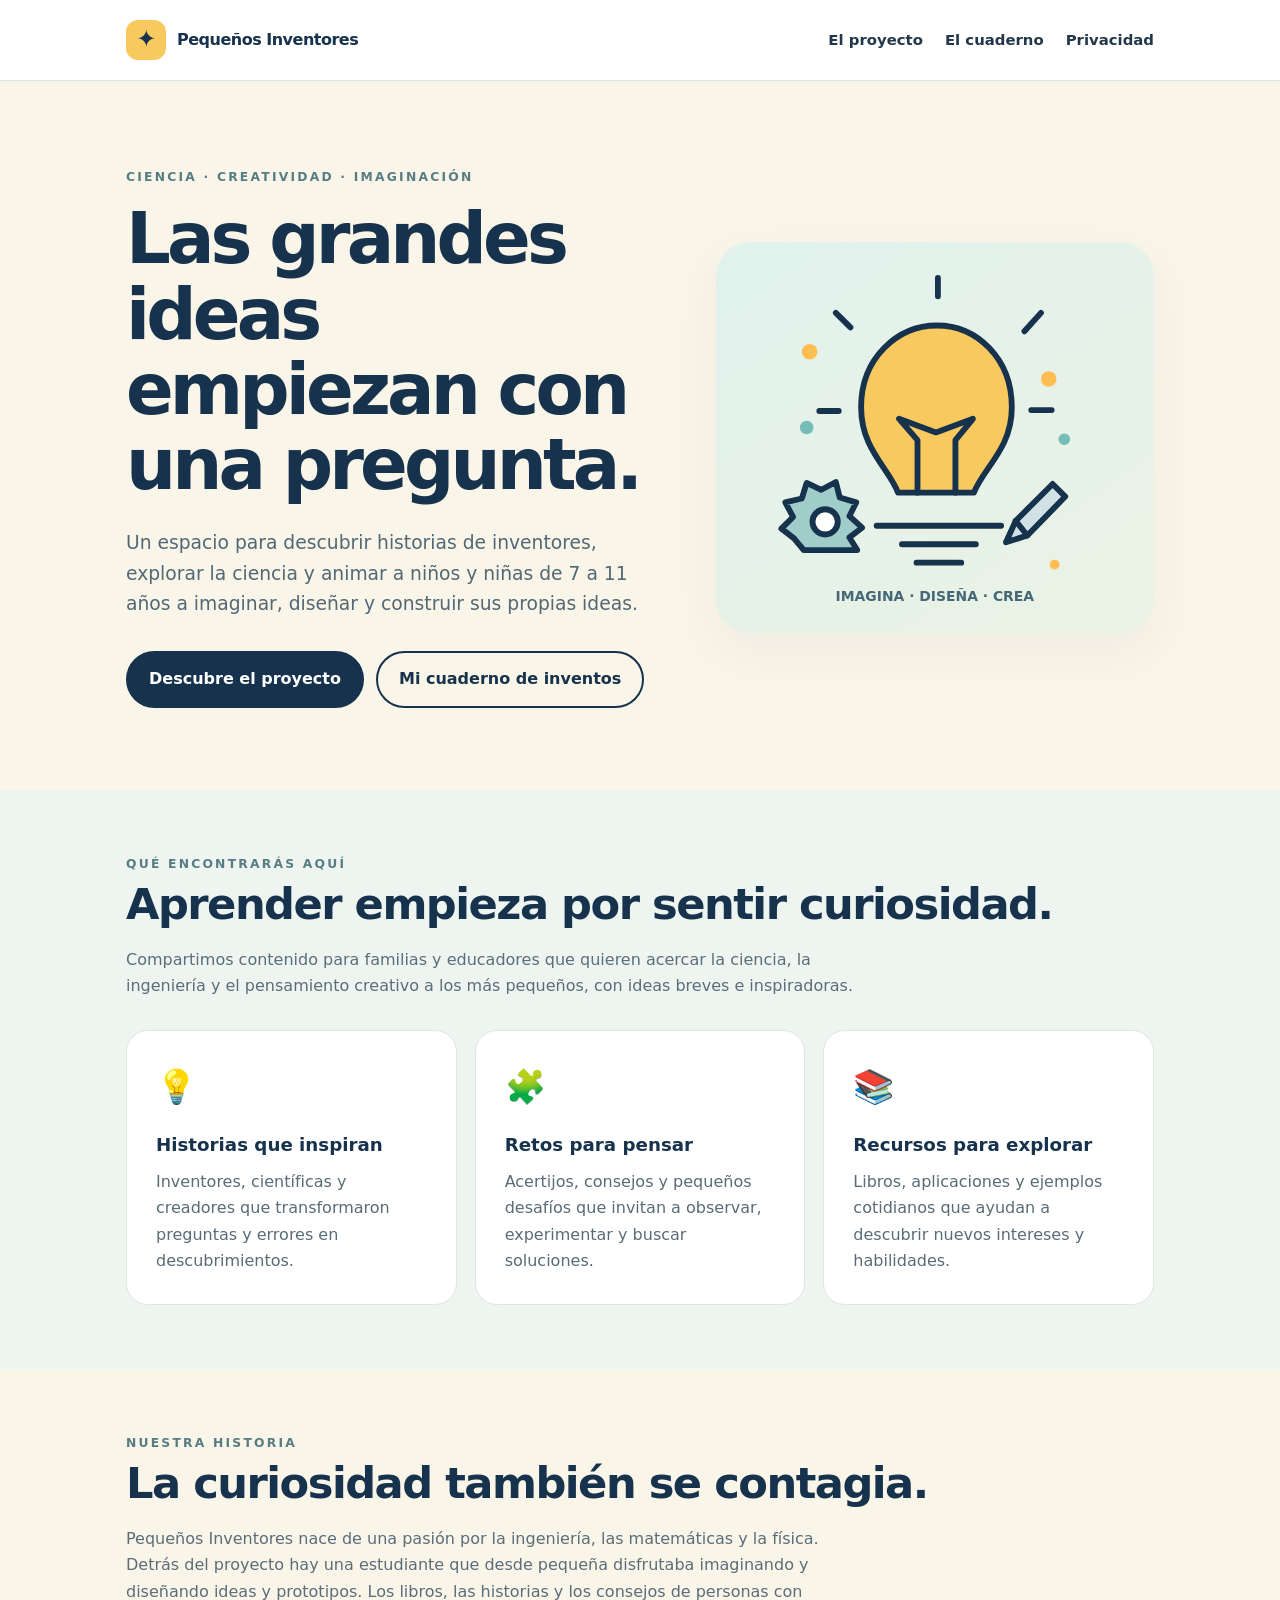
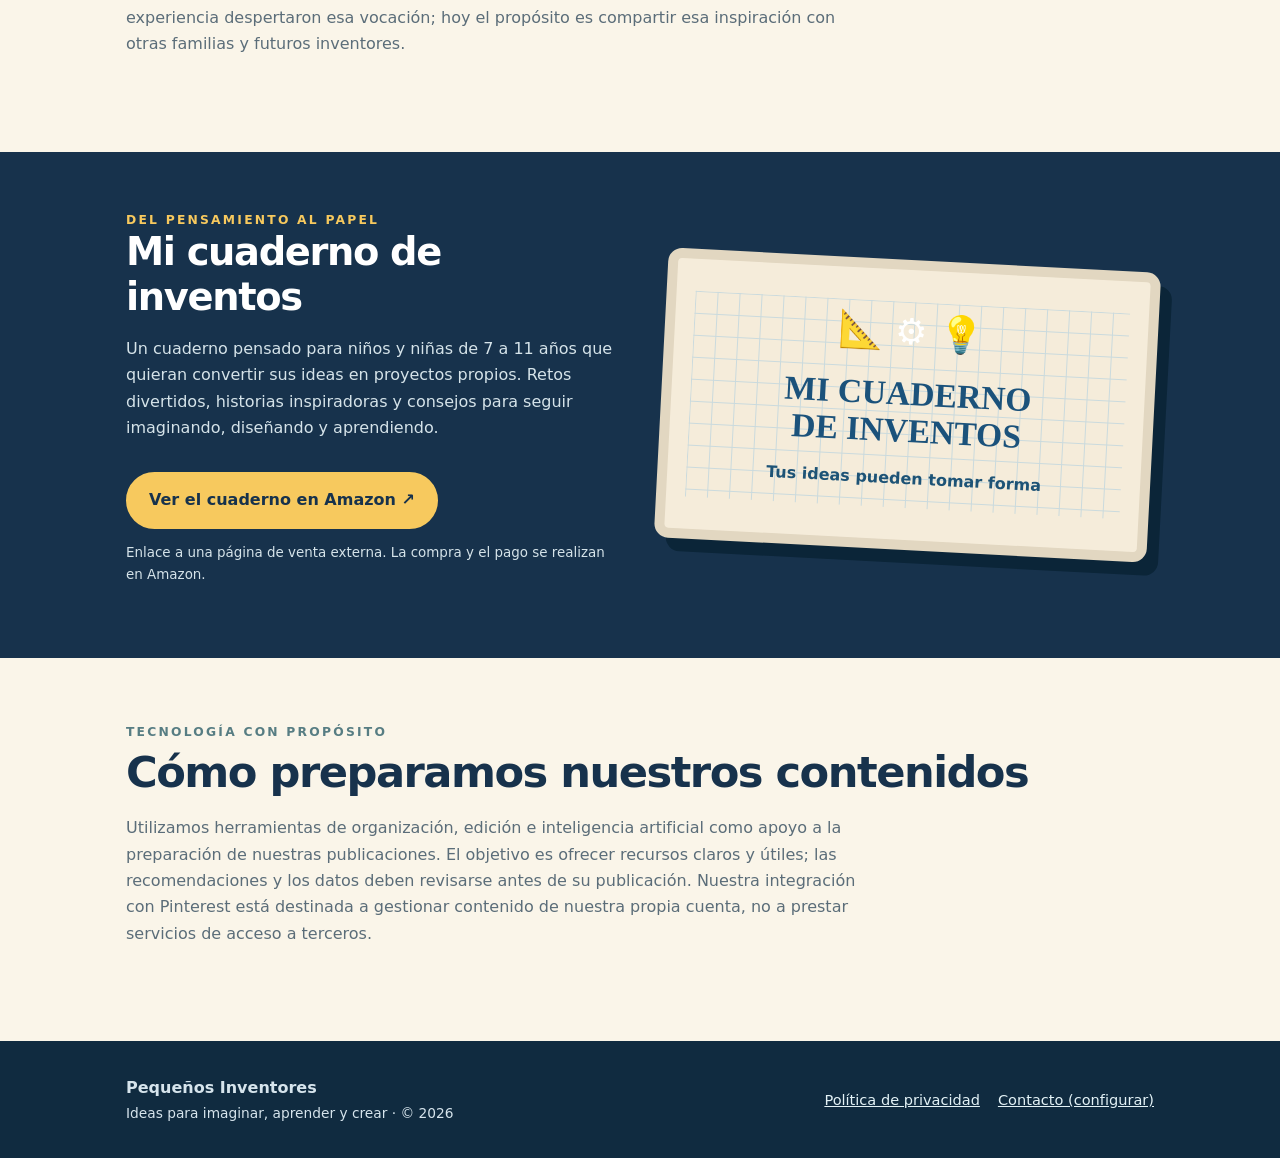
<file: index.html>
<!doctype html><html lang="es"><head><meta charset="utf-8"><meta name="viewport" content="width=device-width,initial-scale=1"><meta name="description" content="Pequeños Inventores: ideas, historias y recursos educativos para despertar la creatividad y el espíritu inventor de niños y niñas de 7 a 11 años."><meta name="theme-color" content="#17324c"><title>Pequeños Inventores | Ideas que se convierten en inventos</title><link rel="icon" href="favicon.svg" type="image/svg+xml"><link rel="stylesheet" href="styles.css"></head><body>
<header class="nav"><div class="wrap nav-inner"><a class="brand" href="index.html"><span class="brand-mark" aria-hidden="true">✦</span><span>Pequeños Inventores</span></a><nav class="nav-links" aria-label="Navegación principal"><a href="#proyecto">El proyecto</a><a href="#cuaderno">El cuaderno</a><a href="privacidad.html">Privacidad</a></nav></div></header>
<main><section class="hero"><div class="wrap hero-grid"><div><div class="eyebrow">Ciencia · Creatividad · Imaginación</div><h1>Las grandes ideas empiezan con una pregunta.</h1><p>Un espacio para descubrir historias de inventores, explorar la ciencia y animar a niños y niñas de 7 a 11 años a imaginar, diseñar y construir sus propias ideas.</p><div class="buttons"><a class="btn" href="#proyecto">Descubre el proyecto</a><a class="btn secondary" href="#cuaderno">Mi cuaderno de inventos</a></div></div><div class="art" aria-label="Ilustración de una bombilla y materiales de invención"><svg viewBox="0 0 360 340" role="img" aria-label="Bombilla, engranajes, planos y elementos de ingeniería"><g fill="none" stroke="#17324c" stroke-width="6" stroke-linecap="round" stroke-linejoin="round"><path d="M120 261h128M146 280h76M161 299h46"/><path d="M142 227c-10-26-38-45-38-88 0-50 37-84 78-84s77 34 77 84c0 43-29 62-39 88z" fill="#f7c95e"/><path d="M162 227v-54l-19-22 38 14 38-14-18 22v54"/><path d="M183 25V6M93 57 78 42M272 61l17-19M81 143H61M279 142h21"/><path d="M45 286h55l-8-13 13-10-13-12 7-14-17-5-4-16-15 8-15-7-5 16-17 4 8 15-12 12 13 10z" fill="#a0ccca"/><circle cx="67" cy="257" r="13" fill="#fff"/><path d="m263 256 38-38 13 13-39 40-22 7z" fill="#d2e1e6"/><path d="m263 256 12 15"/></g><g fill="#ffbd52"><circle cx="51" cy="82" r="8"/><circle cx="297" cy="110" r="8"/><circle cx="303" cy="301" r="5"/></g><g fill="#77bdb7"><circle cx="48" cy="160" r="7"/><circle cx="313" cy="172" r="6"/></g></svg><div class="art-caption">IMAGINA · DISEÑA · CREA</div></div></div></section>
<section id="proyecto" class="section" style="background:#eef5f1"><div class="wrap"><div class="eyebrow">Qué encontrarás aquí</div><h2>Aprender empieza por sentir curiosidad.</h2><p class="section-intro">Compartimos contenido para familias y educadores que quieren acercar la ciencia, la ingeniería y el pensamiento creativo a los más pequeños, con ideas breves e inspiradoras.</p><div class="cards"><article class="card"><span class="symbol" aria-hidden="true">💡</span><h3>Historias que inspiran</h3><p>Inventores, científicas y creadores que transformaron preguntas y errores en descubrimientos.</p></article><article class="card"><span class="symbol" aria-hidden="true">🧩</span><h3>Retos para pensar</h3><p>Acertijos, consejos y pequeños desafíos que invitan a observar, experimentar y buscar soluciones.</p></article><article class="card"><span class="symbol" aria-hidden="true">📚</span><h3>Recursos para explorar</h3><p>Libros, aplicaciones y ejemplos cotidianos que ayudan a descubrir nuevos intereses y habilidades.</p></article></div></div></section>
<section class="section"><div class="wrap"><div class="eyebrow">Nuestra historia</div><h2>La curiosidad también se contagia.</h2><p class="section-intro">Pequeños Inventores nace de una pasión por la ingeniería, las matemáticas y la física. Detrás del proyecto hay una estudiante que desde pequeña disfrutaba imaginando y diseñando ideas y prototipos. Los libros, las historias y los consejos de personas con experiencia despertaron esa vocación; hoy el propósito es compartir esa inspiración con otras familias y futuros inventores.</p></div></section>
<section id="cuaderno" class="feature"><div class="wrap feature-grid"><div><div class="eyebrow" style="color:#f7c95e">Del pensamiento al papel</div><h2>Mi cuaderno de inventos</h2><p>Un cuaderno pensado para niños y niñas de 7 a 11 años que quieran convertir sus ideas en proyectos propios. Retos divertidos, historias inspiradoras y consejos para seguir imaginando, diseñando y aprendiendo.</p><div class="buttons"><a class="btn" href="https://www.amazon.es/dp/B0HNSYVJVK" target="_blank" rel="noopener noreferrer">Ver el cuaderno en Amazon ↗</a></div><p style="font-size:.84rem">Enlace a una página de venta externa. La compra y el pago se realizan en Amazon.</p></div><div class="notebook" aria-label="Representación ilustrativa del cuaderno de inventos"><div class="notebook-inner"><span aria-hidden="true">📐 ⚙️ 💡</span><b>MI CUADERNO<br>DE INVENTOS</b><p style="font-weight:700;color:#1d5376">Tus ideas pueden tomar forma</p></div></div></div></section>
<section class="section"><div class="wrap"><div class="eyebrow">Tecnología con propósito</div><h2>Cómo preparamos nuestros contenidos</h2><p class="section-intro">Utilizamos herramientas de organización, edición e inteligencia artificial como apoyo a la preparación de nuestras publicaciones. El objetivo es ofrecer recursos claros y útiles; las recomendaciones y los datos deben revisarse antes de su publicación. Nuestra integración con Pinterest está destinada a gestionar contenido de nuestra propia cuenta, no a prestar servicios de acceso a terceros.</p></div></section></main>
<footer><div class="wrap footer-inner"><div><strong>Pequeños Inventores</strong><div class="copyright">Ideas para imaginar, aprender y crear · © 2026</div></div><div class="footer-links"><a href="privacidad.html">Política de privacidad</a><a href="mailto:CONTACTO_PENDIENTE@ejemplo.com">Contacto (configurar)</a></div></div></footer></body></html>
</file>
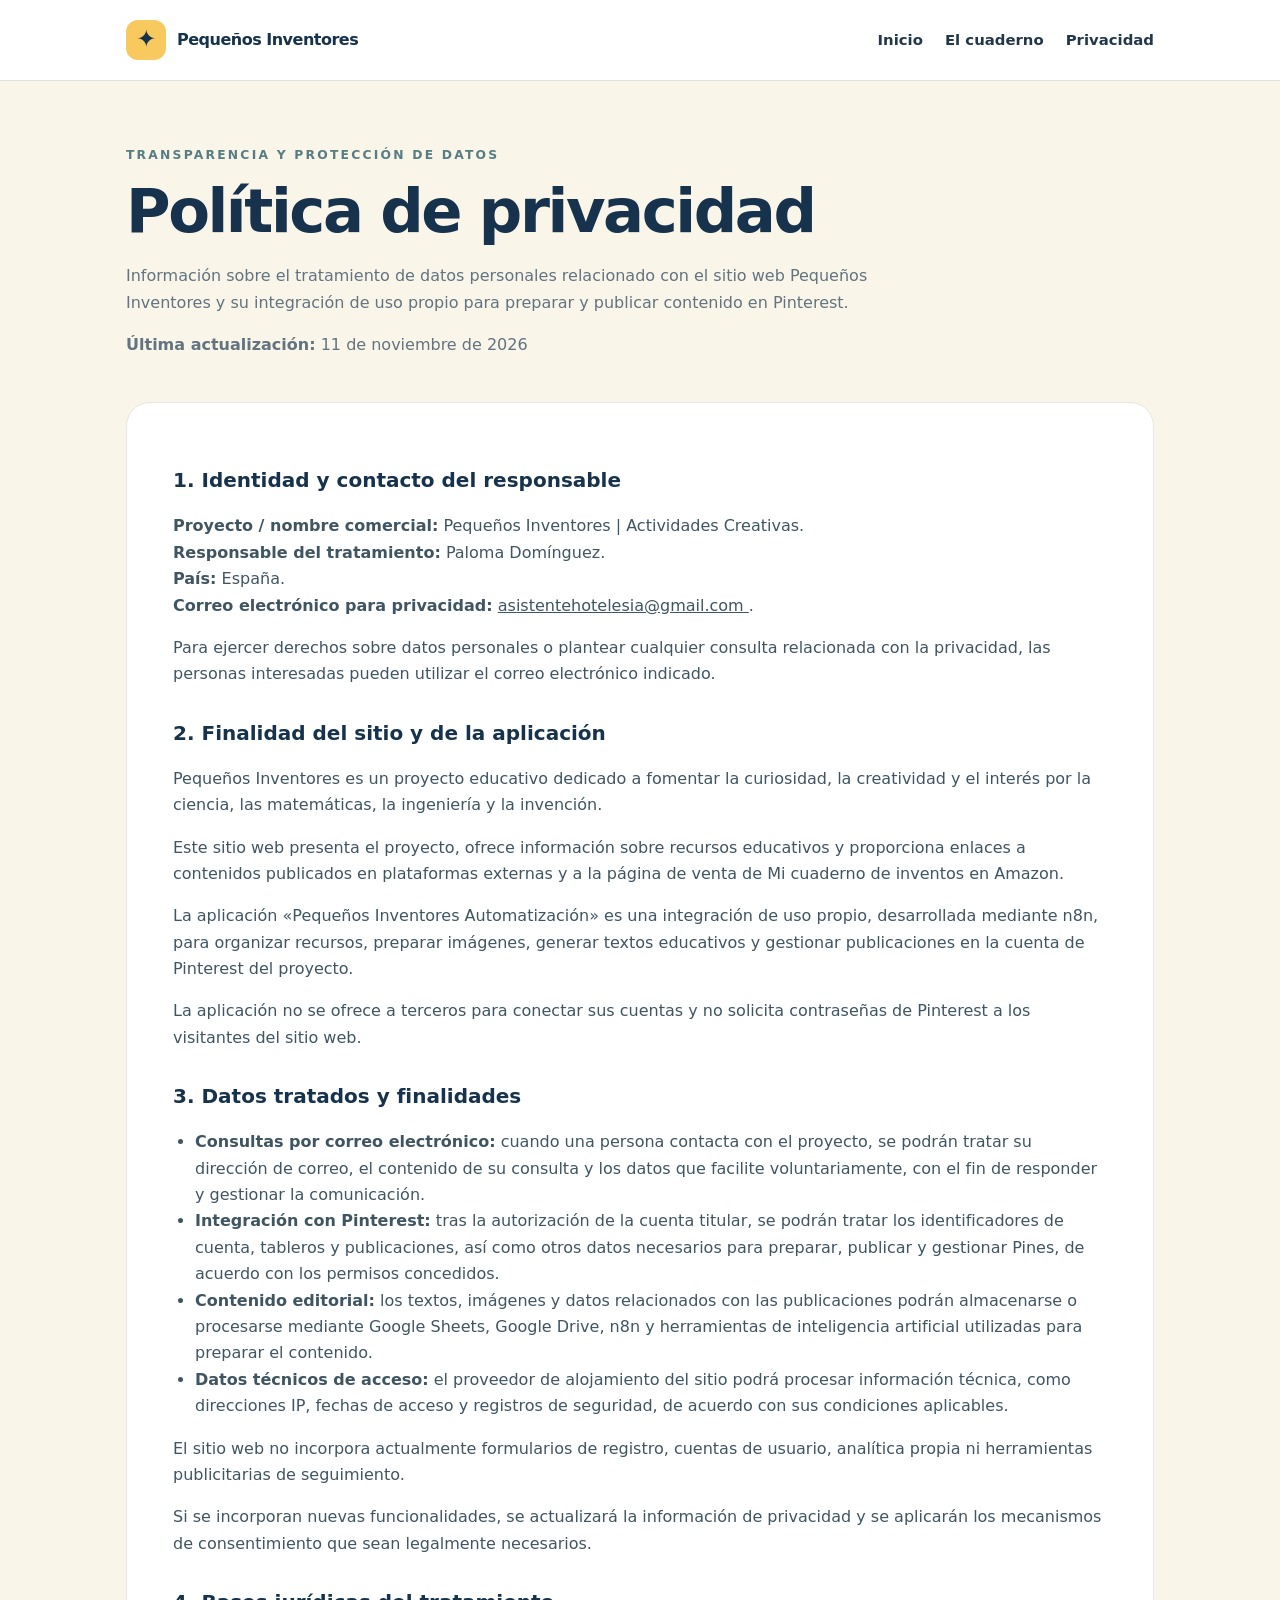
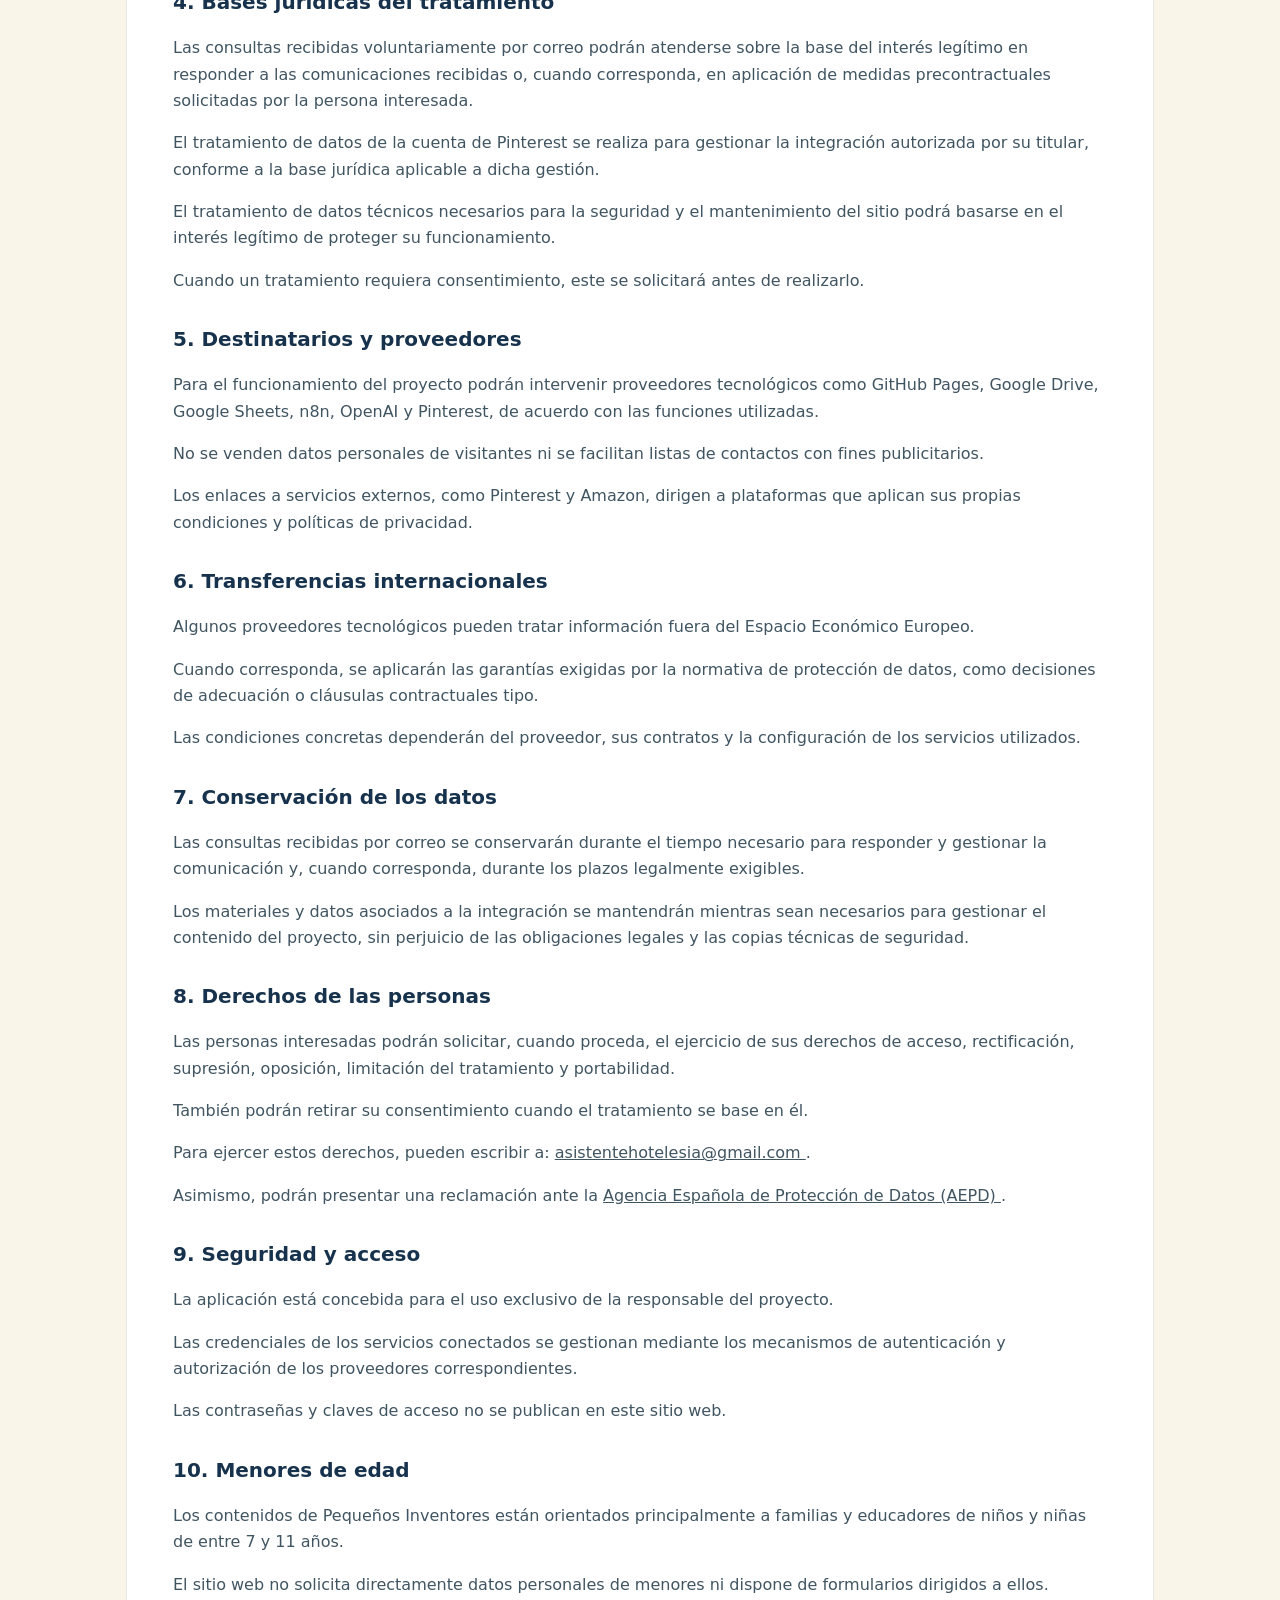
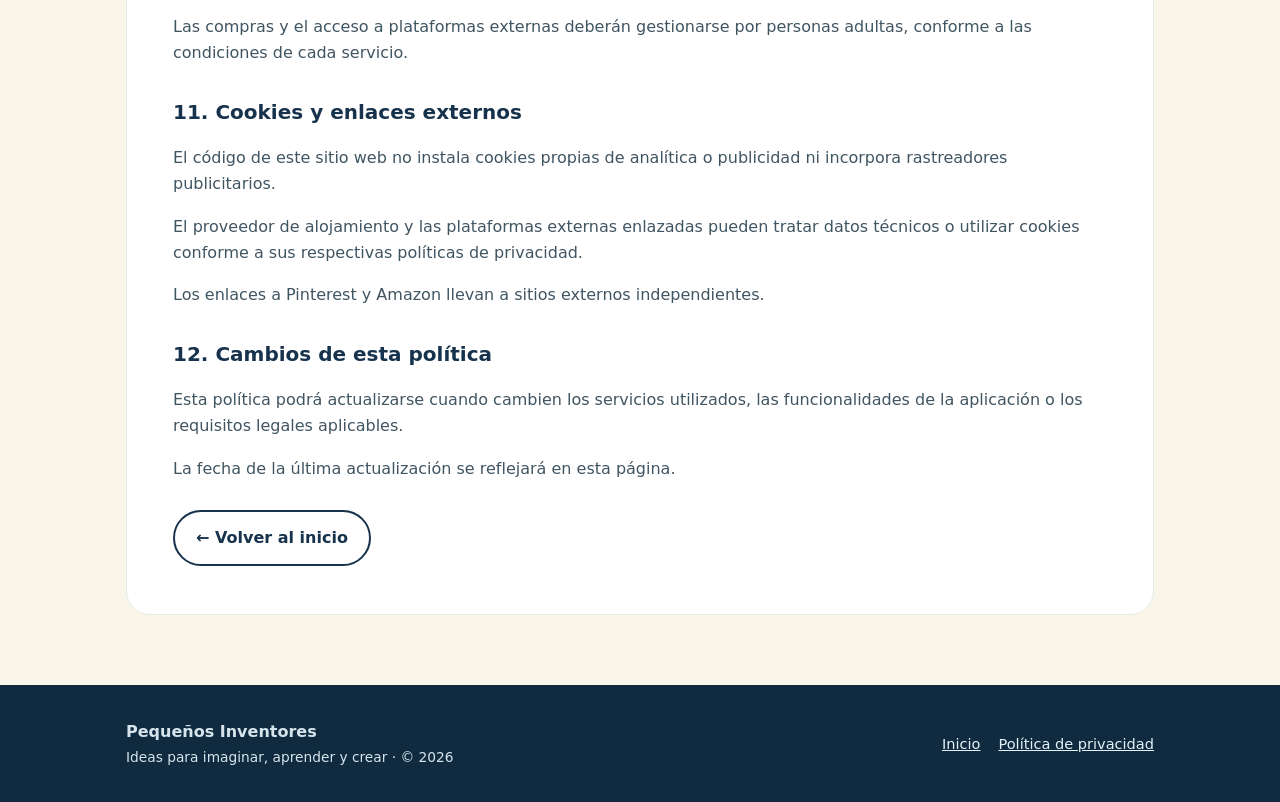
<file: privacidad.html>
<!doctype html>
<html lang="es">
<head>
  <meta charset="utf-8">
  <meta name="viewport" content="width=device-width, initial-scale=1">

  <meta name="description"
        content="Política de privacidad de Pequeños Inventores y su integración para publicar contenido educativo en Pinterest.">

  <meta name="theme-color" content="#17324c">

  <title>Política de privacidad | Pequeños Inventores</title>

  <link rel="icon" href="favicon.svg" type="image/svg+xml">
  <link rel="stylesheet" href="styles.css">
</head>

<body>

  <!-- NAVEGACIÓN -->
  <header class="nav">
    <div class="wrap nav-inner">

      <a class="brand" href="index.html">
        <span class="brand-mark" aria-hidden="true">✦</span>
        <span>Pequeños Inventores</span>
      </a>

      <nav class="nav-links" aria-label="Navegación principal">
        <a href="index.html">Inicio</a>
        <a href="index.html#cuaderno">El cuaderno</a>
        <a href="privacidad.html" aria-current="page">Privacidad</a>
      </nav>

    </div>
  </header>

  <!-- CONTENIDO PRINCIPAL -->
  <main>
    <div class="wrap">

      <section class="policy-hero">
        <div class="eyebrow">
          Transparencia y protección de datos
        </div>

        <h1>Política de privacidad</h1>

        <p>
          Información sobre el tratamiento de datos personales
          relacionado con el sitio web Pequeños Inventores y
          su integración de uso propio para preparar y publicar
          contenido en Pinterest.
        </p>

        <p class="muted">
          <strong>Última actualización:</strong>
          11 de noviembre de 2026
        </p>
      </section>

      <article class="policy">

        <!-- 1. RESPONSABLE -->
        <h2>1. Identidad y contacto del responsable</h2>

        <p>
          <strong>Proyecto / nombre comercial:</strong>
          Pequeños Inventores | Actividades Creativas.
          <br>

          <strong>Responsable del tratamiento:</strong>
          Paloma Domínguez.
          <br>

          <strong>País:</strong>
          España.
          <br>

          <strong>Correo electrónico para privacidad:</strong>
          <a href="mailto:asistentehotelesia@gmail.com">
            asistentehotelesia@gmail.com
          </a>.
        </p>

        <p>
          Para ejercer derechos sobre datos personales o
          plantear cualquier consulta relacionada con la
          privacidad, las personas interesadas pueden utilizar
          el correo electrónico indicado.
        </p>

        <!-- 2. FINALIDAD -->
        <h2>2. Finalidad del sitio y de la aplicación</h2>

        <p>
          Pequeños Inventores es un proyecto educativo
          dedicado a fomentar la curiosidad, la creatividad
          y el interés por la ciencia, las matemáticas,
          la ingeniería y la invención.
        </p>

        <p>
          Este sitio web presenta el proyecto, ofrece
          información sobre recursos educativos y proporciona
          enlaces a contenidos publicados en plataformas
          externas y a la página de venta de
          Mi cuaderno de inventos en Amazon.
        </p>

        <p>
          La aplicación «Pequeños Inventores Automatización»
          es una integración de uso propio, desarrollada
          mediante n8n, para organizar recursos, preparar
          imágenes, generar textos educativos y gestionar
          publicaciones en la cuenta de Pinterest del proyecto.
        </p>

        <p>
          La aplicación no se ofrece a terceros para conectar
          sus cuentas y no solicita contraseñas de Pinterest
          a los visitantes del sitio web.
        </p>

        <!-- 3. DATOS -->
        <h2>3. Datos tratados y finalidades</h2>

        <ul>
          <li>
            <strong>Consultas por correo electrónico:</strong>
            cuando una persona contacta con el proyecto,
            se podrán tratar su dirección de correo,
            el contenido de su consulta y los datos
            que facilite voluntariamente, con el fin
            de responder y gestionar la comunicación.
          </li>

          <li>
            <strong>Integración con Pinterest:</strong>
            tras la autorización de la cuenta titular,
            se podrán tratar los identificadores de cuenta,
            tableros y publicaciones, así como otros datos
            necesarios para preparar, publicar y gestionar
            Pines, de acuerdo con los permisos concedidos.
          </li>

          <li>
            <strong>Contenido editorial:</strong>
            los textos, imágenes y datos relacionados con
            las publicaciones podrán almacenarse o procesarse
            mediante Google Sheets, Google Drive, n8n y
            herramientas de inteligencia artificial
            utilizadas para preparar el contenido.
          </li>

          <li>
            <strong>Datos técnicos de acceso:</strong>
            el proveedor de alojamiento del sitio podrá
            procesar información técnica, como direcciones IP,
            fechas de acceso y registros de seguridad,
            de acuerdo con sus condiciones aplicables.
          </li>
        </ul>

        <p>
          El sitio web no incorpora actualmente formularios
          de registro, cuentas de usuario, analítica propia
          ni herramientas publicitarias de seguimiento.
        </p>

        <p>
          Si se incorporan nuevas funcionalidades,
          se actualizará la información de privacidad
          y se aplicarán los mecanismos de consentimiento
          que sean legalmente necesarios.
        </p>

        <!-- 4. BASES JURÍDICAS -->
        <h2>4. Bases jurídicas del tratamiento</h2>

        <p>
          Las consultas recibidas voluntariamente por correo
          podrán atenderse sobre la base del interés legítimo
          en responder a las comunicaciones recibidas o,
          cuando corresponda, en aplicación de medidas
          precontractuales solicitadas por la persona interesada.
        </p>

        <p>
          El tratamiento de datos de la cuenta de Pinterest
          se realiza para gestionar la integración autorizada
          por su titular, conforme a la base jurídica
          aplicable a dicha gestión.
        </p>

        <p>
          El tratamiento de datos técnicos necesarios
          para la seguridad y el mantenimiento del sitio
          podrá basarse en el interés legítimo
          de proteger su funcionamiento.
        </p>

        <p>
          Cuando un tratamiento requiera consentimiento,
          este se solicitará antes de realizarlo.
        </p>

        <!-- 5. PROVEEDORES -->
        <h2>5. Destinatarios y proveedores</h2>

        <p>
          Para el funcionamiento del proyecto podrán intervenir
          proveedores tecnológicos como GitHub Pages,
          Google Drive, Google Sheets, n8n, OpenAI y Pinterest,
          de acuerdo con las funciones utilizadas.
        </p>

        <p>
          No se venden datos personales de visitantes
          ni se facilitan listas de contactos
          con fines publicitarios.
        </p>

        <p>
          Los enlaces a servicios externos, como Pinterest
          y Amazon, dirigen a plataformas que aplican
          sus propias condiciones y políticas de privacidad.
        </p>

        <!-- 6. TRANSFERENCIAS -->
        <h2>6. Transferencias internacionales</h2>

        <p>
          Algunos proveedores tecnológicos pueden tratar
          información fuera del Espacio Económico Europeo.
        </p>

        <p>
          Cuando corresponda, se aplicarán las garantías
          exigidas por la normativa de protección de datos,
          como decisiones de adecuación o cláusulas
          contractuales tipo.
        </p>

        <p>
          Las condiciones concretas dependerán del proveedor,
          sus contratos y la configuración de los servicios
          utilizados.
        </p>

        <!-- 7. CONSERVACIÓN -->
        <h2>7. Conservación de los datos</h2>

        <p>
          Las consultas recibidas por correo se conservarán
          durante el tiempo necesario para responder
          y gestionar la comunicación y, cuando corresponda,
          durante los plazos legalmente exigibles.
        </p>

        <p>
          Los materiales y datos asociados a la integración
          se mantendrán mientras sean necesarios
          para gestionar el contenido del proyecto,
          sin perjuicio de las obligaciones legales
          y las copias técnicas de seguridad.
        </p>

        <!-- 8. DERECHOS -->
        <h2>8. Derechos de las personas</h2>

        <p>
          Las personas interesadas podrán solicitar,
          cuando proceda, el ejercicio de sus derechos
          de acceso, rectificación, supresión, oposición,
          limitación del tratamiento y portabilidad.
        </p>

        <p>
          También podrán retirar su consentimiento
          cuando el tratamiento se base en él.
        </p>

        <p>
          Para ejercer estos derechos, pueden escribir a:
          <a href="mailto:asistentehotelesia@gmail.com">
            asistentehotelesia@gmail.com
          </a>.
        </p>

        <p>
          Asimismo, podrán presentar una reclamación ante la
          <a href="https://www.aepd.es/"
             target="_blank"
             rel="noopener noreferrer">
            Agencia Española de Protección de Datos (AEPD)
          </a>.
        </p>

        <!-- 9. SEGURIDAD -->
        <h2>9. Seguridad y acceso</h2>

        <p>
          La aplicación está concebida para el uso exclusivo
          de la responsable del proyecto.
        </p>

        <p>
          Las credenciales de los servicios conectados
          se gestionan mediante los mecanismos de autenticación
          y autorización de los proveedores correspondientes.
        </p>

        <p>
          Las contraseñas y claves de acceso no se publican
          en este sitio web.
        </p>

        <!-- 10. MENORES -->
        <h2>10. Menores de edad</h2>

        <p>
          Los contenidos de Pequeños Inventores están
          orientados principalmente a familias y educadores
          de niños y niñas de entre 7 y 11 años.
        </p>

        <p>
          El sitio web no solicita directamente
          datos personales de menores ni dispone
          de formularios dirigidos a ellos.
        </p>

        <p>
          Las compras y el acceso a plataformas externas
          deberán gestionarse por personas adultas,
          conforme a las condiciones de cada servicio.
        </p>

        <!-- 11. COOKIES -->
        <h2>11. Cookies y enlaces externos</h2>

        <p>
          El código de este sitio web no instala cookies
          propias de analítica o publicidad
          ni incorpora rastreadores publicitarios.
        </p>

        <p>
          El proveedor de alojamiento y las plataformas
          externas enlazadas pueden tratar datos técnicos
          o utilizar cookies conforme a sus respectivas
          políticas de privacidad.
        </p>

        <p>
          Los enlaces a Pinterest y Amazon llevan
          a sitios externos independientes.
        </p>

        <!-- 12. ACTUALIZACIONES -->
        <h2>12. Cambios de esta política</h2>

        <p>
          Esta política podrá actualizarse
          cuando cambien los servicios utilizados,
          las funcionalidades de la aplicación
          o los requisitos legales aplicables.
        </p>

        <p>
          La fecha de la última actualización
          se reflejará en esta página.
        </p>

        <p style="margin-top: 28px;">
          <a class="btn secondary" href="index.html">
            ← Volver al inicio
          </a>
        </p>

      </article>
    </div>
  </main>

  <!-- PIE DE PÁGINA -->
  <footer>
    <div class="wrap footer-inner">

      <div>
        <strong>Pequeños Inventores</strong>
        <div class="copyright">
          Ideas para imaginar, aprender y crear · © 2026
        </div>
      </div>

      <div class="footer-links">
        <a href="index.html">Inicio</a>
        <a href="privacidad.html">Política de privacidad</a>
      </div>

    </div>
  </footer>

</body>
</html>
</file>
<file: styles.css>
:root{--navy:#17324c;--ink:#22384a;--cream:#faf5e9;--sky:#dcece8;--gold:#f7c95e;--line:#dce3e1;--white:#fff;--muted:#627381}*{box-sizing:border-box}html{scroll-behavior:smooth}body{margin:0;background:var(--cream);color:var(--ink);font:16px/1.65 system-ui,-apple-system,'Segoe UI',sans-serif}a{color:inherit}a:focus-visible,button:focus-visible{outline:3px solid #e9ab30;outline-offset:3px}.wrap{max-width:1080px;margin:0 auto;padding:0 26px}.nav{background:#fff;position:sticky;top:0;z-index:10;border-bottom:1px solid var(--line)}.nav-inner{display:flex;align-items:center;justify-content:space-between;gap:18px;min-height:80px}.brand{display:flex;align-items:center;gap:11px;text-decoration:none;font-weight:800;color:var(--navy);letter-spacing:-.5px}.brand-mark{width:40px;height:40px;display:grid;place-items:center;background:var(--gold);border-radius:12px;font-size:24px}.nav-links{display:flex;gap:22px;align-items:center}.nav-links a{text-decoration:none;font-weight:650;font-size:.93rem}.nav-links a:hover{text-decoration:underline}.eyebrow{text-transform:uppercase;font-size:.77rem;font-weight:800;letter-spacing:.18em;color:#577d83}.hero{padding:86px 0 82px;position:relative;overflow:hidden}.hero-grid{display:grid;grid-template-columns:1.1fr .9fr;gap:54px;align-items:center}.hero h1{font-size:clamp(2.65rem,5.5vw,4.9rem);letter-spacing:-.055em;line-height:1.07;margin:15px 0 24px;color:var(--navy)}.hero p{font-size:1.17rem;max-width:580px;color:#526875}.buttons{display:flex;gap:12px;flex-wrap:wrap;margin-top:31px}.btn{display:inline-block;border-radius:100px;padding:13px 21px;font-weight:750;text-decoration:none;background:var(--navy);color:white;border:2px solid var(--navy)}.btn.secondary{background:transparent;color:var(--navy)}.art{background:linear-gradient(145deg,#e1f2ed,#eaf2e4);min-height:390px;border-radius:34px;padding:30px;display:grid;place-items:center;position:relative;box-shadow:0 18px 50px #17324c0d}.art svg{width:100%;max-width:350px;height:auto}.art .art-caption{position:absolute;bottom:25px;font-weight:800;font-size:.87rem;color:#466876}.section{padding:64px 0}.section h2{font-size:clamp(1.9rem,3.4vw,2.7rem);color:var(--navy);line-height:1.2;letter-spacing:-.035em;margin:5px 0 16px}.section-intro{max-width:740px;color:#5b6d79;margin-bottom:30px}.cards{display:grid;grid-template-columns:repeat(3,1fr);gap:18px}.card{background:white;border:1px solid #e0e7e2;border-radius:22px;padding:29px;min-height:240px}.card .symbol{display:block;font-size:33px;margin-bottom:16px}.card h3{font-size:1.14rem;color:var(--navy);margin:0 0 9px}.card p{margin:0;color:#596c76}.feature{background:var(--navy);color:#fff;padding:58px 0}.feature .feature-grid{display:grid;grid-template-columns:1fr 1fr;gap:42px;align-items:center}.feature h2{font-size:2.4rem;line-height:1.17;letter-spacing:-.035em;margin:0 0 15px}.feature p{color:#d5e3e9}.feature .btn{background:var(--gold);color:var(--navy);border-color:var(--gold)}.notebook{min-height:290px;background:#f5ecda;border:10px solid #e2d7c1;border-radius:14px;box-shadow:12px 13px 0 #0b2538;display:flex;align-items:center;justify-content:center;transform:rotate(3deg)}.notebook-inner{text-align:center;background-image:linear-gradient(#cadadd 1px,transparent 1px),linear-gradient(90deg,#cadadd 1px,transparent 1px);background-size:22px 22px;width:92%;height:94%;display:flex;flex-direction:column;justify-content:center;align-items:center}.notebook-inner b{font:800 2.1rem/1.1 Georgia,serif;color:#1b527b}.notebook-inner span{font-size:36px;margin-bottom:15px}.policy-hero{padding:64px 0 28px}.policy-hero h1{color:var(--navy);font-size:clamp(2.5rem,5vw,3.8rem);line-height:1.15;letter-spacing:-.04em;margin:12px 0}.policy-hero p{color:var(--muted);max-width:760px}.policy{background:white;border:1px solid #e4e9e5;border-radius:24px;padding:32px 46px;margin-bottom:70px}.policy h2{font-size:1.25rem;color:var(--navy);margin:29px 0 8px}.policy p,.policy li{color:#405562}.policy ul{padding-left:22px}.notice{background:#fff0c9;border-left:5px solid #e5a62a;padding:14px 17px;border-radius:6px;color:#705417}.muted{color:var(--muted)}footer{background:#102b40;color:#d6e4ec;padding:34px 0}footer a{color:#e3f2f6}footer .footer-inner{display:flex;align-items:center;justify-content:space-between;gap:20px;flex-wrap:wrap}footer .copyright{font-size:.86rem}.footer-links{display:flex;gap:18px;font-size:.91rem}@media(max-width:780px){.nav-inner{min-height:70px}.nav-links{gap:12px}.hero{padding:48px 0}.hero-grid,.feature .feature-grid{grid-template-columns:1fr}.art{min-height:310px}.cards{grid-template-columns:1fr}.feature .feature-grid{gap:35px}.policy{padding:24px}.notebook{max-width:320px;margin:auto}.hero-grid{gap:34px}}@media(max-width:450px){.nav-links a{font-size:.82rem}.brand{font-size:.9rem}.brand-mark{width:34px;height:34px}.wrap{padding:0 19px}}
</file>
